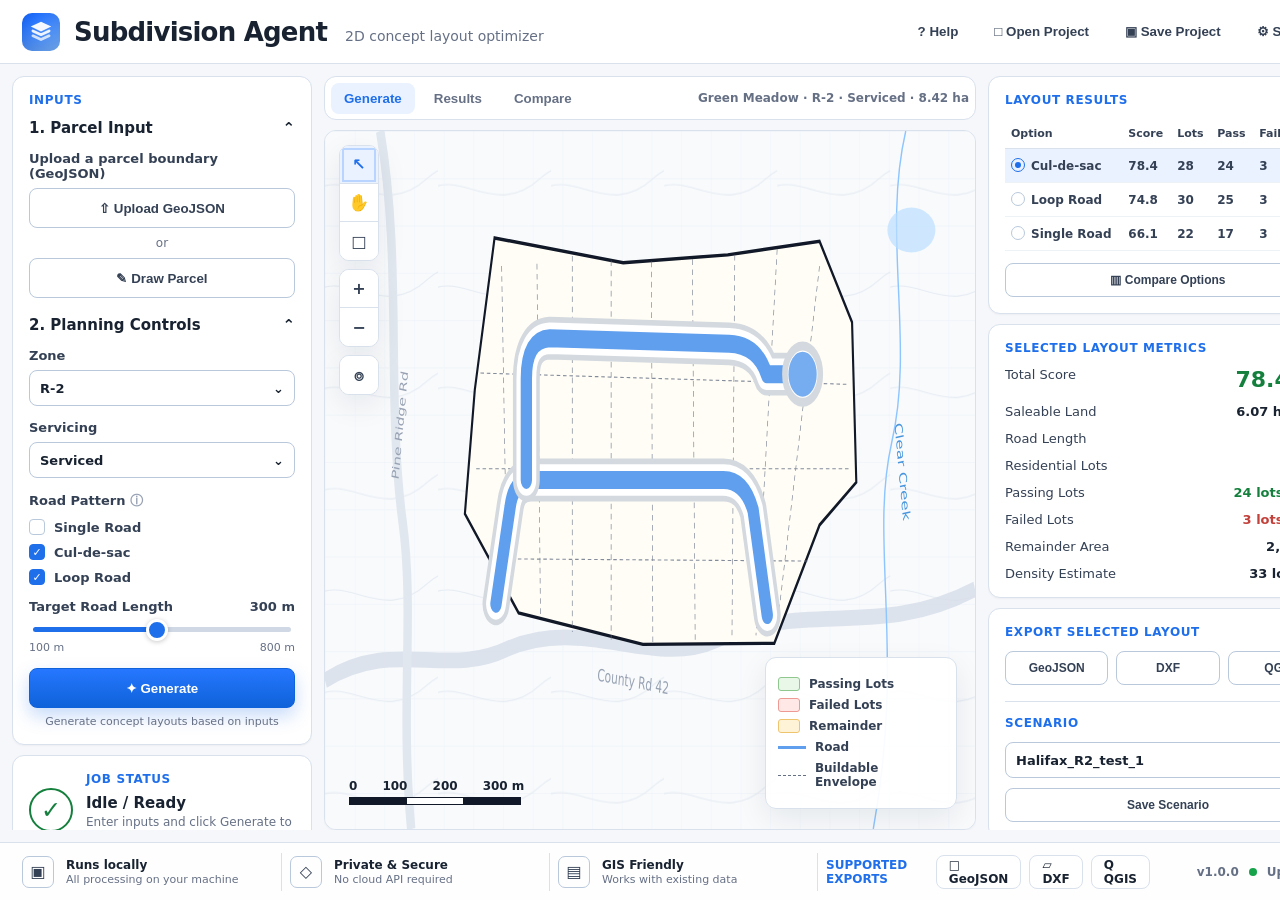
<file: web/mockup.html>
<!DOCTYPE html>
<html lang="en">
<head>
  <meta charset="UTF-8" />
  <meta name="viewport" content="width=1440, initial-scale=1.0" />
  <title>Subdivision Agent — Desktop Mockup</title>
  <style>
    :root {
      --bg: #f5f7fb;
      --panel: #ffffff;
      --panel-soft: #f9fbfe;
      --border: #d9e1ec;
      --border-strong: #b9c8db;
      --text: #182230;
      --muted: #667085;
      --muted-2: #98a2b3;
      --blue: #1f6feb;
      --blue-dark: #1557c0;
      --blue-soft: #eaf2ff;
      --green: #15803d;
      --green-soft: #e8f7e8;
      --red: #c2413b;
      --red-soft: #ffe8e6;
      --orange: #b7791f;
      --orange-soft: #fff3d7;
      --road: #5f9fee;
      --shadow: 0 10px 30px rgba(16, 24, 40, 0.08);
      --radius: 12px;
      --mono: ui-monospace, SFMono-Regular, Menlo, Consolas, "Liberation Mono", monospace;
      --sans: Inter, ui-sans-serif, system-ui, -apple-system, BlinkMacSystemFont, "Segoe UI", sans-serif;
    }

    * {
      box-sizing: border-box;
    }

    body {
      margin: 0;
      background: var(--bg);
      color: var(--text);
      font-family: var(--sans);
      overflow: hidden;
      min-width: 1360px;
    }

    .desktop-warning {
      display: none;
      position: fixed;
      inset: 0;
      z-index: 9999;
      background: #0b1220;
      color: white;
      padding: 48px;
      text-align: center;
    }

    @media (max-width: 1200px) {
      .desktop-warning {
        display: grid;
        place-items: center;
      }
    }

    .app {
      height: 100vh;
      display: grid;
      grid-template-rows: 64px 1fr 58px;
    }

    header {
      height: 64px;
      background: rgba(255, 255, 255, 0.92);
      backdrop-filter: blur(12px);
      border-bottom: 1px solid var(--border);
      display: flex;
      align-items: center;
      justify-content: space-between;
      padding: 0 22px;
      z-index: 5;
    }

    .brand {
      display: flex;
      align-items: center;
      gap: 14px;
    }

    .logo {
      width: 38px;
      height: 38px;
      border-radius: 10px;
      background: linear-gradient(145deg, #0f62fe, #7bb6ff);
      display: grid;
      place-items: center;
      color: white;
      box-shadow: inset 0 -10px 18px rgba(0, 0, 0, 0.12);
      font-weight: 900;
      letter-spacing: -1px;
    }

    .logo svg {
      width: 26px;
      height: 26px;
    }

    .brand-title {
      display: flex;
      align-items: baseline;
      gap: 18px;
    }

    h1 {
      margin: 0;
      font-size: 26px;
      line-height: 1;
      letter-spacing: -0.03em;
    }

    .subtitle {
      font-size: 14px;
      color: var(--muted);
    }

    .top-actions {
      display: flex;
      align-items: center;
      gap: 10px;
    }

    .top-btn {
      display: flex;
      align-items: center;
      gap: 8px;
      height: 36px;
      padding: 0 12px;
      border: 1px solid transparent;
      background: transparent;
      border-radius: 9px;
      color: #344054;
      font-weight: 600;
      cursor: pointer;
    }

    .top-btn:hover {
      background: var(--blue-soft);
      border-color: #c7ddff;
      color: var(--blue);
    }

    .workspace {
      display: grid;
      grid-template-columns: 300px 1fr 360px;
      gap: 12px;
      padding: 12px;
      overflow: hidden;
    }

    aside,
    .right-rail,
    .center {
      min-height: 0;
    }

    .panel {
      background: var(--panel);
      border: 1px solid var(--border);
      border-radius: var(--radius);
      box-shadow: 0 1px 2px rgba(16, 24, 40, 0.04);
    }

    .left-rail {
      display: grid;
      grid-template-rows: auto auto 1fr;
      gap: 10px;
      overflow: hidden;
    }

    .section {
      padding: 16px;
    }

    .section-title {
      font-size: 12px;
      font-weight: 800;
      letter-spacing: 0.05em;
      color: var(--blue);
      text-transform: uppercase;
      margin-bottom: 12px;
    }

    .group-title {
      display: flex;
      justify-content: space-between;
      align-items: center;
      font-weight: 800;
      font-size: 15px;
      margin-bottom: 14px;
    }

    .field {
      margin-bottom: 14px;
    }

    label {
      display: block;
      font-size: 13px;
      color: #344054;
      font-weight: 650;
      margin-bottom: 7px;
    }

    .select,
    .input {
      height: 36px;
      width: 100%;
      border: 1px solid var(--border-strong);
      border-radius: 8px;
      background: white;
      padding: 0 10px;
      color: var(--text);
      display: flex;
      align-items: center;
      justify-content: space-between;
      font-weight: 600;
      font-size: 13px;
    }

    .btn {
      height: 40px;
      width: 100%;
      border-radius: 8px;
      border: 1px solid var(--border-strong);
      background: white;
      color: #344054;
      font-weight: 750;
      display: inline-flex;
      align-items: center;
      justify-content: center;
      gap: 8px;
      cursor: pointer;
      transition: 0.16s ease;
    }

    .btn:hover {
      border-color: var(--blue);
      color: var(--blue);
      background: #fbfdff;
    }

    .btn.primary {
      background: linear-gradient(180deg, #2677ff, #0f62d9);
      color: white;
      border-color: #0f62d9;
      box-shadow: 0 8px 18px rgba(31, 111, 235, 0.25);
    }

    .btn.primary:hover {
      background: linear-gradient(180deg, #3985ff, #1557c0);
      color: white;
    }

    .btn.slim {
      height: 34px;
      font-size: 12px;
    }

    .or {
      text-align: center;
      color: var(--muted);
      font-size: 12px;
      margin: 8px 0;
    }

    .checkbox-row {
      display: flex;
      align-items: center;
      gap: 9px;
      margin: 9px 0;
      color: #344054;
      font-size: 13px;
      font-weight: 600;
    }

    .check {
      width: 16px;
      height: 16px;
      border-radius: 4px;
      border: 1px solid var(--border-strong);
      display: grid;
      place-items: center;
      color: white;
      font-size: 11px;
      background: white;
    }

    .check.on {
      background: var(--blue);
      border-color: var(--blue);
    }

    .slider-head {
      display: flex;
      align-items: center;
      justify-content: space-between;
      font-size: 13px;
      color: #344054;
      font-weight: 700;
      margin-bottom: 8px;
    }

    .slider {
      height: 5px;
      border-radius: 999px;
      background: linear-gradient(90deg, var(--blue) 0 48%, #d0d8e5 48% 100%);
      position: relative;
      margin: 13px 4px 9px;
    }

    .slider::after {
      content: "";
      position: absolute;
      top: 50%;
      left: 48%;
      width: 16px;
      height: 16px;
      transform: translate(-50%, -50%);
      background: var(--blue);
      border: 3px solid white;
      border-radius: 50%;
      box-shadow: 0 1px 5px rgba(0, 0, 0, 0.22);
    }

    .slider-labels {
      display: flex;
      justify-content: space-between;
      color: var(--muted);
      font-size: 11px;
    }

    .hint {
      text-align: center;
      color: var(--muted);
      font-size: 11px;
      margin-top: 7px;
    }

    .status-card {
      padding: 16px;
      display: flex;
      gap: 13px;
      align-items: center;
    }

    .status-icon {
      width: 44px;
      height: 44px;
      border-radius: 50%;
      border: 2px solid var(--green);
      display: grid;
      place-items: center;
      color: var(--green);
      font-size: 24px;
      flex: none;
    }

    .status-title {
      font-size: 15px;
      font-weight: 850;
      margin-bottom: 2px;
    }

    .status-sub {
      font-size: 12px;
      line-height: 1.4;
      color: var(--muted);
    }

    .center {
      display: grid;
      grid-template-rows: 44px 1fr;
      gap: 10px;
      overflow: hidden;
    }

    .tabs {
      display: flex;
      gap: 6px;
      align-items: center;
      padding: 6px;
      background: var(--panel);
      border: 1px solid var(--border);
      border-radius: var(--radius);
    }

    .tab {
      height: 31px;
      padding: 0 13px;
      border-radius: 8px;
      border: 0;
      background: transparent;
      color: var(--muted);
      font-weight: 750;
      cursor: pointer;
    }

    .tab.active {
      background: var(--blue-soft);
      color: var(--blue);
    }

    .map-card {
      position: relative;
      overflow: hidden;
      background: #f8fafc;
    }

    .map-toolbar {
      position: absolute;
      top: 14px;
      left: 14px;
      z-index: 3;
      display: grid;
      gap: 8px;
    }

    .toolbox {
      background: white;
      border: 1px solid var(--border);
      border-radius: 10px;
      box-shadow: var(--shadow);
      overflow: hidden;
    }

    .tool-btn {
      width: 38px;
      height: 38px;
      display: grid;
      place-items: center;
      border-bottom: 1px solid var(--border);
      color: #344054;
      font-weight: 800;
      cursor: pointer;
      background: white;
    }

    .tool-btn:last-child {
      border-bottom: 0;
    }

    .tool-btn.active {
      background: var(--blue-soft);
      color: var(--blue);
      outline: 2px solid #b9d5ff;
      outline-offset: -4px;
    }

    .map-svg {
      width: 100%;
      height: 100%;
      display: block;
    }

    .map-legend {
      position: absolute;
      right: 18px;
      bottom: 20px;
      width: 192px;
      background: rgba(255, 255, 255, 0.94);
      border: 1px solid var(--border);
      border-radius: 11px;
      box-shadow: var(--shadow);
      padding: 12px;
      font-size: 12px;
    }

    .legend-row {
      display: flex;
      align-items: center;
      gap: 9px;
      margin: 7px 0;
      color: #344054;
      font-weight: 650;
    }

    .swatch {
      width: 22px;
      height: 14px;
      border-radius: 3px;
      border: 1px solid transparent;
    }

    .swatch.green { background: var(--green-soft); border-color: #90c78f; }
    .swatch.red { background: var(--red-soft); border-color: #ee9994; }
    .swatch.orange { background: var(--orange-soft); border-color: #efc46e; }
    .line-swatch {
      width: 28px;
      height: 0;
      border-top: 3px solid var(--road);
    }
    .dash-swatch {
      width: 28px;
      height: 0;
      border-top: 1px dashed #667085;
    }

    .scale {
      position: absolute;
      left: 24px;
      bottom: 24px;
      color: #182230;
      font-size: 12px;
      font-weight: 650;
    }

    .scale-bar {
      width: 172px;
      height: 8px;
      display: grid;
      grid-template-columns: repeat(3, 1fr);
      border: 1px solid #111827;
      margin-top: 4px;
    }

    .scale-bar div:nth-child(odd) {
      background: #111827;
    }

    .scale-bar div:nth-child(even) {
      background: #ffffff;
    }

    .right-rail {
      display: grid;
      grid-template-rows: auto auto 1fr;
      gap: 10px;
      overflow: hidden;
    }

    .result-table {
      width: 100%;
      border-collapse: collapse;
      font-size: 12px;
    }

    .result-table th {
      text-align: left;
      color: #344054;
      font-size: 11px;
      padding: 8px 6px;
      border-bottom: 1px solid var(--border);
      white-space: nowrap;
    }

    .result-table td {
      padding: 9px 6px;
      border-bottom: 1px solid #edf2f7;
      font-weight: 650;
      color: #344054;
      white-space: nowrap;
    }

    .result-table tr.selected {
      background: var(--blue-soft);
      color: var(--blue);
    }

    .radio {
      width: 14px;
      height: 14px;
      border-radius: 50%;
      border: 1px solid var(--border-strong);
      display: inline-block;
      margin-right: 6px;
      vertical-align: -2px;
      position: relative;
    }

    .selected .radio {
      border-color: var(--blue);
    }

    .selected .radio::after {
      content: "";
      position: absolute;
      inset: 3px;
      border-radius: 50%;
      background: var(--blue);
    }

    .metric-list {
      display: grid;
      gap: 12px;
      margin-top: 4px;
      font-size: 13px;
    }

    .metric {
      display: flex;
      justify-content: space-between;
      gap: 16px;
      color: #344054;
    }

    .metric .value {
      font-weight: 850;
      color: var(--text);
    }

    .metric.score .value {
      color: var(--green);
      font-size: 22px;
    }

    .green-text { color: var(--green) !important; }
    .red-text { color: var(--red) !important; }

    .export-grid {
      display: grid;
      grid-template-columns: repeat(3, 1fr);
      gap: 8px;
      margin-top: 10px;
    }

    .footer {
      background: rgba(255, 255, 255, 0.92);
      border-top: 1px solid var(--border);
      display: grid;
      grid-template-columns: 260px 260px 260px 1fr 180px;
      align-items: center;
      gap: 8px;
      padding: 0 22px;
      z-index: 5;
    }

    .foot-item {
      display: flex;
      align-items: center;
      gap: 12px;
      border-right: 1px solid var(--border);
      height: 38px;
    }

    .foot-icon {
      width: 32px;
      height: 32px;
      border: 1px solid var(--border-strong);
      border-radius: 7px;
      display: grid;
      place-items: center;
      color: #344054;
    }

    .foot-main {
      font-size: 12px;
      font-weight: 850;
    }

    .foot-sub {
      color: var(--muted);
      font-size: 11px;
      margin-top: 1px;
    }

    .export-chips {
      display: flex;
      align-items: center;
      gap: 8px;
      justify-self: start;
    }

    .chip-label {
      color: var(--blue);
      font-weight: 850;
      font-size: 12px;
      margin-right: 8px;
    }

    .chip {
      height: 34px;
      padding: 0 12px;
      border-radius: 8px;
      border: 1px solid var(--border);
      display: inline-flex;
      align-items: center;
      gap: 6px;
      background: white;
      font-weight: 750;
      font-size: 12px;
    }

    .version {
      justify-self: end;
      display: flex;
      gap: 10px;
      align-items: center;
      color: var(--muted);
      font-size: 12px;
      font-weight: 650;
    }

    .dot {
      width: 8px;
      height: 8px;
      border-radius: 50%;
      background: #16a34a;
    }

    .compare-view {
      display: none;
      grid-template-columns: 1fr 1fr;
      gap: 10px;
      height: 100%;
    }

    .compare-card {
      display: grid;
      grid-template-rows: 44px 1fr 190px;
      overflow: hidden;
    }

    .compare-head {
      padding: 12px 14px;
      border-bottom: 1px solid var(--border);
      display: flex;
      justify-content: space-between;
      align-items: center;
      font-weight: 850;
      color: var(--blue);
      font-size: 13px;
    }

    .badge {
      padding: 4px 8px;
      border-radius: 999px;
      background: var(--green-soft);
      color: var(--green);
      font-size: 11px;
      font-weight: 850;
      margin-left: 8px;
    }

    .mini-map {
      position: relative;
      background: #f8fafc;
      overflow: hidden;
    }

    .compare-metrics {
      border-top: 1px solid var(--border);
      padding: 12px;
      background: white;
    }

    .mini-metrics {
      width: 100%;
      border-collapse: collapse;
      font-size: 12px;
    }

    .mini-metrics td {
      padding: 5px 4px;
      border-bottom: 1px solid #edf2f7;
      font-weight: 650;
    }

    .mini-metrics td:last-child {
      text-align: right;
      font-weight: 850;
    }

    .map-caption {
      position: absolute;
      left: 14px;
      top: 14px;
      z-index: 2;
      background: white;
      border: 1px solid var(--border);
      border-radius: 8px;
      padding: 6px 10px;
      font-size: 12px;
      font-weight: 800;
      box-shadow: var(--shadow);
    }

    .hide {
      display: none !important;
    }
  </style>
</head>
<body>
  <div class="desktop-warning">
    <div>
      <h2>Desktop-only mockup</h2>
      <p>This prototype is intentionally designed for large desktop screens. Open it on a wider display for the full layout.</p>
    </div>
  </div>

  <div class="app">
    <header>
      <div class="brand">
        <div class="logo" aria-hidden="true">
          <svg viewBox="0 0 48 48" fill="none">
            <path d="M24 5 43 14 24 23 5 14 24 5Z" fill="white" opacity=".95"/>
            <path d="M9 22 24 29 39 22" stroke="white" stroke-width="5" stroke-linecap="round" stroke-linejoin="round" opacity=".9"/>
            <path d="M9 31 24 38 39 31" stroke="white" stroke-width="5" stroke-linecap="round" stroke-linejoin="round" opacity=".75"/>
          </svg>
        </div>
        <div class="brand-title">
          <h1>Subdivision Agent</h1>
          <div class="subtitle">2D concept layout optimizer</div>
        </div>
      </div>

      <nav class="top-actions">
        <button class="top-btn">? Help</button>
        <button class="top-btn">□ Open Project</button>
        <button class="top-btn">▣ Save Project</button>
        <button class="top-btn">⚙ Settings</button>
      </nav>
    </header>

    <main class="workspace">
      <aside class="left-rail">
        <div class="panel section">
          <div class="section-title">Inputs</div>

          <div class="group-title">1. Parcel Input <span>⌃</span></div>
          <div class="field">
            <label>Upload a parcel boundary (GeoJSON)</label>
            <button class="btn">⇧ Upload GeoJSON</button>
            <div class="or">or</div>
            <button class="btn">✎ Draw Parcel</button>
          </div>

          <div class="group-title" style="margin-top:18px;">2. Planning Controls <span>⌃</span></div>
          <div class="field">
            <label>Zone</label>
            <div class="select">R-2 <span>⌄</span></div>
          </div>
          <div class="field">
            <label>Servicing</label>
            <div class="select">Serviced <span>⌄</span></div>
          </div>

          <div class="field">
            <label>Road Pattern <span style="color:var(--muted-2);font-weight:700;">ⓘ</span></label>
            <div class="checkbox-row"><span class="check"></span> Single Road</div>
            <div class="checkbox-row"><span class="check on">✓</span> Cul-de-sac</div>
            <div class="checkbox-row"><span class="check on">✓</span> Loop Road</div>
          </div>

          <div class="field">
            <div class="slider-head"><span>Target Road Length</span><span>300 m</span></div>
            <div class="slider"></div>
            <div class="slider-labels"><span>100 m</span><span>800 m</span></div>
          </div>

          <button class="btn primary" id="generateBtn">✦ Generate</button>
          <div class="hint">Generate concept layouts based on inputs</div>
        </div>

        <div class="panel status-card">
          <div class="status-icon" id="statusIcon">✓</div>
          <div>
            <div class="section-title" style="margin:0 0 8px 0;">Job Status</div>
            <div class="status-title" id="statusTitle">Idle / Ready</div>
            <div class="status-sub" id="statusSub">Enter inputs and click Generate to create concept layouts.</div>
          </div>
        </div>

        <div class="panel section">
          <div class="section-title">Legend</div>
          <div class="legend-row"><span class="swatch green"></span> Passing lots</div>
          <div class="legend-row"><span class="swatch red"></span> Failed lots</div>
          <div class="legend-row"><span class="swatch orange"></span> Remainder lots</div>
          <div class="legend-row"><span class="line-swatch"></span> Roads</div>
          <div class="legend-row"><span class="dash-swatch"></span> Buildable envelope</div>
        </div>
      </aside>

      <section class="center">
        <div class="tabs">
          <button class="tab active" data-tab="generate">Generate</button>
          <button class="tab" data-tab="results">Results</button>
          <button class="tab" data-tab="compare">Compare</button>
          <div style="margin-left:auto;color:var(--muted);font-size:12px;font-weight:650;">Green Meadow · R-2 · Serviced · 8.42 ha</div>
        </div>

        <div class="panel map-card" id="mainMap">
          <div class="map-toolbar">
            <div class="toolbox">
              <div class="tool-btn active">↖</div>
              <div class="tool-btn">✋</div>
              <div class="tool-btn">□</div>
            </div>
            <div class="toolbox">
              <div class="tool-btn">+</div>
              <div class="tool-btn">−</div>
            </div>
            <div class="toolbox">
              <div class="tool-btn">⌾</div>
            </div>
          </div>

          <svg class="map-svg" viewBox="0 0 920 620" preserveAspectRatio="none" aria-label="Subdivision layout map">
            <defs>
              <pattern id="grid" width="42" height="42" patternUnits="userSpaceOnUse">
                <path d="M 42 0 L 0 0 0 42" fill="none" stroke="#e8edf5" stroke-width="1"/>
              </pattern>
              <pattern id="contours" width="160" height="90" patternUnits="userSpaceOnUse">
                <path d="M-20 55 C30 30,80 80,145 42 C190 16,220 46,250 30" fill="none" stroke="#e3e9f1" stroke-width="1"/>
              </pattern>
              <filter id="softShadow" x="-20%" y="-20%" width="140%" height="140%">
                <feDropShadow dx="0" dy="4" stdDeviation="5" flood-color="#101828" flood-opacity=".10"/>
              </filter>
            </defs>

            <rect width="920" height="620" fill="#f8fafc"/>
            <rect width="920" height="620" fill="url(#grid)" opacity=".75"/>
            <rect width="920" height="620" fill="url(#contours)" opacity=".85"/>

            <path d="M0 488 C95 450 172 486 258 460 C367 430 464 478 555 452 C680 416 783 452 920 407" fill="none" stroke="#d8dee9" stroke-width="14" opacity=".8"/>
            <text x="385" y="488" fill="#98a2b3" font-size="15" transform="rotate(7 385 488)">County Rd 42</text>
            <path d="M78 0 C110 118 86 235 110 348 C127 426 106 512 122 620" fill="none" stroke="#e1e7ef" stroke-width="12"/>
            <text x="104" y="310" fill="#98a2b3" font-size="14" transform="rotate(-82 104 310)">Pine Ridge Rd</text>
            <path d="M822 0 C788 92 835 188 802 277 C770 366 822 462 776 620" fill="none" stroke="#8ec5ff" stroke-width="2"/>
            <text x="806" y="260" fill="#4795dd" font-size="15" transform="rotate(82 806 260)">Clear Creek</text>
            <ellipse cx="830" cy="88" rx="34" ry="20" fill="#bde0ff" opacity=".7"/>

            <g id="layoutPreview">
              <polygon points="240,95 422,117 570,110 700,98 746,170 752,312 700,350 636,455 450,456 274,428 198,340 212,230"
                       fill="#fffdf5" stroke="#111827" stroke-width="3"/>

              <g opacity=".8" stroke="#667085" stroke-width="1" stroke-dasharray="5 4" fill="none">
                <path d="M250 120 L258 415"/>
                <path d="M300 118 L305 430"/>
                <path d="M350 111 L350 445"/>
                <path d="M405 115 L405 452"/>
                <path d="M462 116 L464 455"/>
                <path d="M520 114 L524 455"/>
                <path d="M580 110 L576 452"/>
                <path d="M640 105 L610 448"/>
                <path d="M700 120 L640 440"/>
                <path d="M220 215 L738 225"/>
                <path d="M214 300 L742 300"/>
                <path d="M246 380 L685 382"/>
              </g>

              <path d="M242 420 L262 334 Q267 310 292 310 L564 310 Q594 310 606 337 L626 430"
                    fill="none" stroke="#d4d9df" stroke-width="38" stroke-linecap="round" stroke-linejoin="round"/>
              <path d="M242 420 L262 334 Q267 310 292 310 L564 310 Q594 310 606 337 L626 430"
                    fill="none" stroke="#ffffff" stroke-width="28" stroke-linecap="round" stroke-linejoin="round"/>
              <path d="M242 420 L262 334 Q267 310 292 310 L564 310 Q594 310 606 337 L626 430"
                    fill="none" stroke="#5f9fee" stroke-width="16" stroke-linecap="round" stroke-linejoin="round"/>

              <path d="M285 310 L285 220 Q285 185 318 184 L572 189 Q612 190 625 216 L666 216"
                    fill="none" stroke="#d4d9df" stroke-width="38" stroke-linecap="round" stroke-linejoin="round"/>
              <path d="M285 310 L285 220 Q285 185 318 184 L572 189 Q612 190 625 216 L666 216"
                    fill="none" stroke="#ffffff" stroke-width="28" stroke-linecap="round" stroke-linejoin="round"/>
              <path d="M285 310 L285 220 Q285 185 318 184 L572 189 Q612 190 625 216 L666 216"
                    fill="none" stroke="#5f9fee" stroke-width="16" stroke-linecap="round" stroke-linejoin="round"/>
              <circle cx="676" cy="216" r="25" fill="#ffffff" stroke="#d4d9df" stroke-width="8"/>
              <circle cx="676" cy="216" r="20" fill="#5f9fee" opacity=".85"/>
            </g>
          </svg>

          <div class="map-legend">
            <div class="legend-row"><span class="swatch green"></span> Passing Lots</div>
            <div class="legend-row"><span class="swatch red"></span> Failed Lots</div>
            <div class="legend-row"><span class="swatch orange"></span> Remainder</div>
            <div class="legend-row"><span class="line-swatch"></span> Road</div>
            <div class="legend-row"><span class="dash-swatch"></span> Buildable Envelope</div>
          </div>

          <div class="scale">
            <div>0&nbsp;&nbsp;&nbsp;&nbsp;&nbsp;&nbsp;100&nbsp;&nbsp;&nbsp;&nbsp;&nbsp;&nbsp;200&nbsp;&nbsp;&nbsp;&nbsp;&nbsp;&nbsp;300 m</div>
            <div class="scale-bar"><div></div><div></div><div></div></div>
          </div>
        </div>

        <div class="compare-view" id="compareView">
          <div class="panel compare-card">
            <div class="compare-head">
              <div>OPTION A — SINGLE ROAD <span class="badge">Preferred</span></div>
              <button class="btn slim" style="width:auto;padding:0 12px;">View Details</button>
            </div>
            <div class="mini-map">
              <div class="map-caption">Score 86 / 100</div>
              <svg class="map-svg" viewBox="0 0 460 310" preserveAspectRatio="none">
                <rect width="460" height="310" fill="#f8fafc"/>
                <rect width="460" height="310" fill="url(#grid)" opacity=".6"/>
                <polygon points="110,48 210,58 290,55 370,48 392,98 398,168 358,194 318,245 220,244 136,222 98,170 105,112" fill="#fffdf5" stroke="#111827" stroke-width="2"/>
                <polygon points="120,60 350,55 378,112 360,170 322,232 145,215 112,160" fill="#e8f7e8" stroke="#7db97d" stroke-width="1" opacity=".75"/>
                <polygon points="332,60 375,58 392,110 360,126" fill="#fff3d7" stroke="#e7b04e" stroke-width="1"/>
                <polygon points="354,132 394,116 393,166 360,180" fill="#ffe8e6" stroke="#e8847d" stroke-width="1"/>
                <g stroke="#667085" stroke-width="1" stroke-dasharray="4 3" opacity=".65">
                  <path d="M150 70 L148 216"/><path d="M185 65 L185 228"/><path d="M220 62 L222 240"/><path d="M260 60 L260 240"/><path d="M300 58 L292 240"/>
                  <path d="M115 112 L386 114"/><path d="M108 166 L384 166"/><path d="M135 210 L330 215"/>
                </g>
                <path d="M130 220 L142 158 Q146 134 170 132 L300 134 Q328 135 338 158 L352 230" fill="none" stroke="#ffffff" stroke-width="18" stroke-linecap="round" stroke-linejoin="round"/>
                <path d="M130 220 L142 158 Q146 134 170 132 L300 134 Q328 135 338 158 L352 230" fill="none" stroke="#5f9fee" stroke-width="9" stroke-linecap="round" stroke-linejoin="round"/>
                <path d="M166 132 L166 86 Q170 70 190 70 L310 72 Q330 72 334 95 L342 122" fill="none" stroke="#ffffff" stroke-width="18" stroke-linecap="round" stroke-linejoin="round"/>
                <path d="M166 132 L166 86 Q170 70 190 70 L310 72 Q330 72 334 95 L342 122" fill="none" stroke="#5f9fee" stroke-width="9" stroke-linecap="round" stroke-linejoin="round"/>
              </svg>
            </div>
            <div class="compare-metrics">
              <table class="mini-metrics">
                <tr><td>Residential Lots</td><td>28</td></tr>
                <tr><td>Passing Lots</td><td class="green-text">24</td></tr>
                <tr><td>Saleable Land</td><td>64%</td></tr>
                <tr><td>Road Length</td><td class="green-text">292 m</td></tr>
              </table>
            </div>
          </div>

          <div class="panel compare-card">
            <div class="compare-head">
              <div>OPTION B — CUL-DE-SAC</div>
              <button class="btn slim" style="width:auto;padding:0 12px;">View Details</button>
            </div>
            <div class="mini-map">
              <div class="map-caption">Score 74 / 100</div>
              <svg class="map-svg" viewBox="0 0 460 310" preserveAspectRatio="none">
                <rect width="460" height="310" fill="#f8fafc"/>
                <rect width="460" height="310" fill="url(#grid)" opacity=".6"/>
                <polygon points="110,48 210,58 290,55 370,48 392,98 398,168 358,194 318,245 220,244 136,222 98,170 105,112" fill="#fffdf5" stroke="#111827" stroke-width="2"/>
                <polygon points="118,58 330,56 355,132 318,230 150,218 106,170" fill="#e8f7e8" stroke="#7db97d" stroke-width="1" opacity=".75"/>
                <polygon points="325,58 374,52 390,118 352,136" fill="#fff3d7" stroke="#e7b04e" stroke-width="1"/>
                <polygon points="200,170 300,170 320,222 210,226" fill="#ffe8e6" stroke="#e8847d" stroke-width="1"/>
                <g stroke="#667085" stroke-width="1" stroke-dasharray="4 3" opacity=".65">
                  <path d="M150 70 L148 216"/><path d="M185 65 L185 228"/><path d="M220 62 L222 240"/><path d="M260 60 L260 240"/><path d="M300 58 L292 240"/>
                  <path d="M115 112 L386 114"/><path d="M108 166 L384 166"/><path d="M135 210 L330 215"/>
                </g>
                <path d="M132 222 L145 158 Q150 136 174 136 L308 138 Q334 140 344 162 L356 232" fill="none" stroke="#ffffff" stroke-width="18" stroke-linecap="round" stroke-linejoin="round"/>
                <path d="M132 222 L145 158 Q150 136 174 136 L308 138 Q334 140 344 162 L356 232" fill="none" stroke="#5f9fee" stroke-width="9" stroke-linecap="round" stroke-linejoin="round"/>
                <path d="M168 136 L168 88 Q172 72 190 72 L314 74 Q336 76 348 96 L365 96" fill="none" stroke="#ffffff" stroke-width="18" stroke-linecap="round" stroke-linejoin="round"/>
                <path d="M168 136 L168 88 Q172 72 190 72 L314 74 Q336 76 348 96 L365 96" fill="none" stroke="#5f9fee" stroke-width="9" stroke-linecap="round" stroke-linejoin="round"/>
                <circle cx="372" cy="96" r="14" fill="#5f9fee" stroke="#ffffff" stroke-width="5"/>
              </svg>
            </div>
            <div class="compare-metrics">
              <table class="mini-metrics">
                <tr><td>Residential Lots</td><td>25</td></tr>
                <tr><td>Passing Lots</td><td class="green-text">20</td></tr>
                <tr><td>Saleable Land</td><td>56%</td></tr>
                <tr><td>Road Length</td><td>318 m</td></tr>
              </table>
            </div>
          </div>
        </div>
      </section>

      <aside class="right-rail">
        <div class="panel section">
          <div class="section-title">Layout Results</div>
          <table class="result-table">
            <thead>
              <tr>
                <th>Option</th><th>Score</th><th>Lots</th><th>Pass</th><th>Fail</th><th>Sale</th>
              </tr>
            </thead>
            <tbody>
              <tr class="selected">
                <td><span class="radio"></span>Cul-de-sac</td><td>78.4</td><td>28</td><td>24</td><td>3</td><td>72%</td>
              </tr>
              <tr>
                <td><span class="radio"></span>Loop Road</td><td>74.8</td><td>30</td><td>25</td><td>3</td><td>70%</td>
              </tr>
              <tr>
                <td><span class="radio"></span>Single Road</td><td>66.1</td><td>22</td><td>17</td><td>3</td><td>61%</td>
              </tr>
            </tbody>
          </table>
          <button class="btn slim" id="compareBtn" style="margin-top:12px;">▥ Compare Options</button>
        </div>

        <div class="panel section">
          <div class="section-title">Selected Layout Metrics</div>
          <div class="metric-list">
            <div class="metric score"><span>Total Score</span><span class="value">78.4 <small style="color:var(--muted);font-size:12px;">/ 100</small></span></div>
            <div class="metric"><span>Saleable Land</span><span class="value">6.07 ha&nbsp;&nbsp;72%</span></div>
            <div class="metric"><span>Road Length</span><span class="value">298 m</span></div>
            <div class="metric"><span>Residential Lots</span><span class="value">28 lots</span></div>
            <div class="metric"><span>Passing Lots</span><span class="value green-text">24 lots (86%)</span></div>
            <div class="metric"><span>Failed Lots</span><span class="value red-text">3 lots (11%)</span></div>
            <div class="metric"><span>Remainder Area</span><span class="value">2,350 m²</span></div>
            <div class="metric"><span>Density Estimate</span><span class="value">33 lots / ha</span></div>
          </div>
        </div>

        <div class="panel section">
          <div class="section-title">Export Selected Layout</div>
          <div class="export-grid">
            <button class="btn slim">GeoJSON</button>
            <button class="btn slim">DXF</button>
            <button class="btn slim">QGIS</button>
          </div>

          <div style="border-top:1px solid var(--border);margin-top:16px;padding-top:14px;">
            <div class="section-title">Scenario</div>
            <div class="input">Halifax_R2_test_1</div>
            <button class="btn slim" style="margin-top:10px;">Save Scenario</button>
          </div>
        </div>
      </aside>
    </main>

    <footer class="footer">
      <div class="foot-item">
        <div class="foot-icon">▣</div>
        <div><div class="foot-main">Runs locally</div><div class="foot-sub">All processing on your machine</div></div>
      </div>
      <div class="foot-item">
        <div class="foot-icon">◇</div>
        <div><div class="foot-main">Private & Secure</div><div class="foot-sub">No cloud API required</div></div>
      </div>
      <div class="foot-item">
        <div class="foot-icon">▤</div>
        <div><div class="foot-main">GIS Friendly</div><div class="foot-sub">Works with existing data</div></div>
      </div>

      <div class="export-chips">
        <span class="chip-label">SUPPORTED EXPORTS</span>
        <span class="chip">□ GeoJSON</span>
        <span class="chip">▱ DXF</span>
        <span class="chip">Q QGIS</span>
      </div>

      <div class="version">
        <span>v1.0.0</span>
        <span class="dot"></span>
        <span>Up to date</span>
      </div>
    </footer>
  </div>

  <script>
    const tabs = document.querySelectorAll(".tab");
    const mainMap = document.getElementById("mainMap");
    const compareView = document.getElementById("compareView");
    const generateBtn = document.getElementById("generateBtn");
    const compareBtn = document.getElementById("compareBtn");
    const statusTitle = document.getElementById("statusTitle");
    const statusSub = document.getElementById("statusSub");
    const statusIcon = document.getElementById("statusIcon");

    function setTab(tabName) {
      tabs.forEach(t => t.classList.toggle("active", t.dataset.tab === tabName));
      if (tabName === "compare") {
        mainMap.classList.add("hide");
        compareView.style.display = "grid";
      } else {
        compareView.style.display = "none";
        mainMap.classList.remove("hide");
      }
    }

    tabs.forEach(tab => tab.addEventListener("click", () => setTab(tab.dataset.tab)));
    compareBtn.addEventListener("click", () => setTab("compare"));

    generateBtn.addEventListener("click", () => {
      statusIcon.textContent = "…";
      statusTitle.textContent = "Generating layouts";
      statusSub.textContent = "Detecting parcel shape, placing roads, carving lots...";
      setTimeout(() => {
        statusIcon.textContent = "✓";
        statusTitle.textContent = "Generation Complete";
        statusSub.textContent = "3 layout options generated. 8.42 ha parcel processed.";
        setTab("results");
      }, 900);
    });
  </script>
</body>
</html>
</file>
